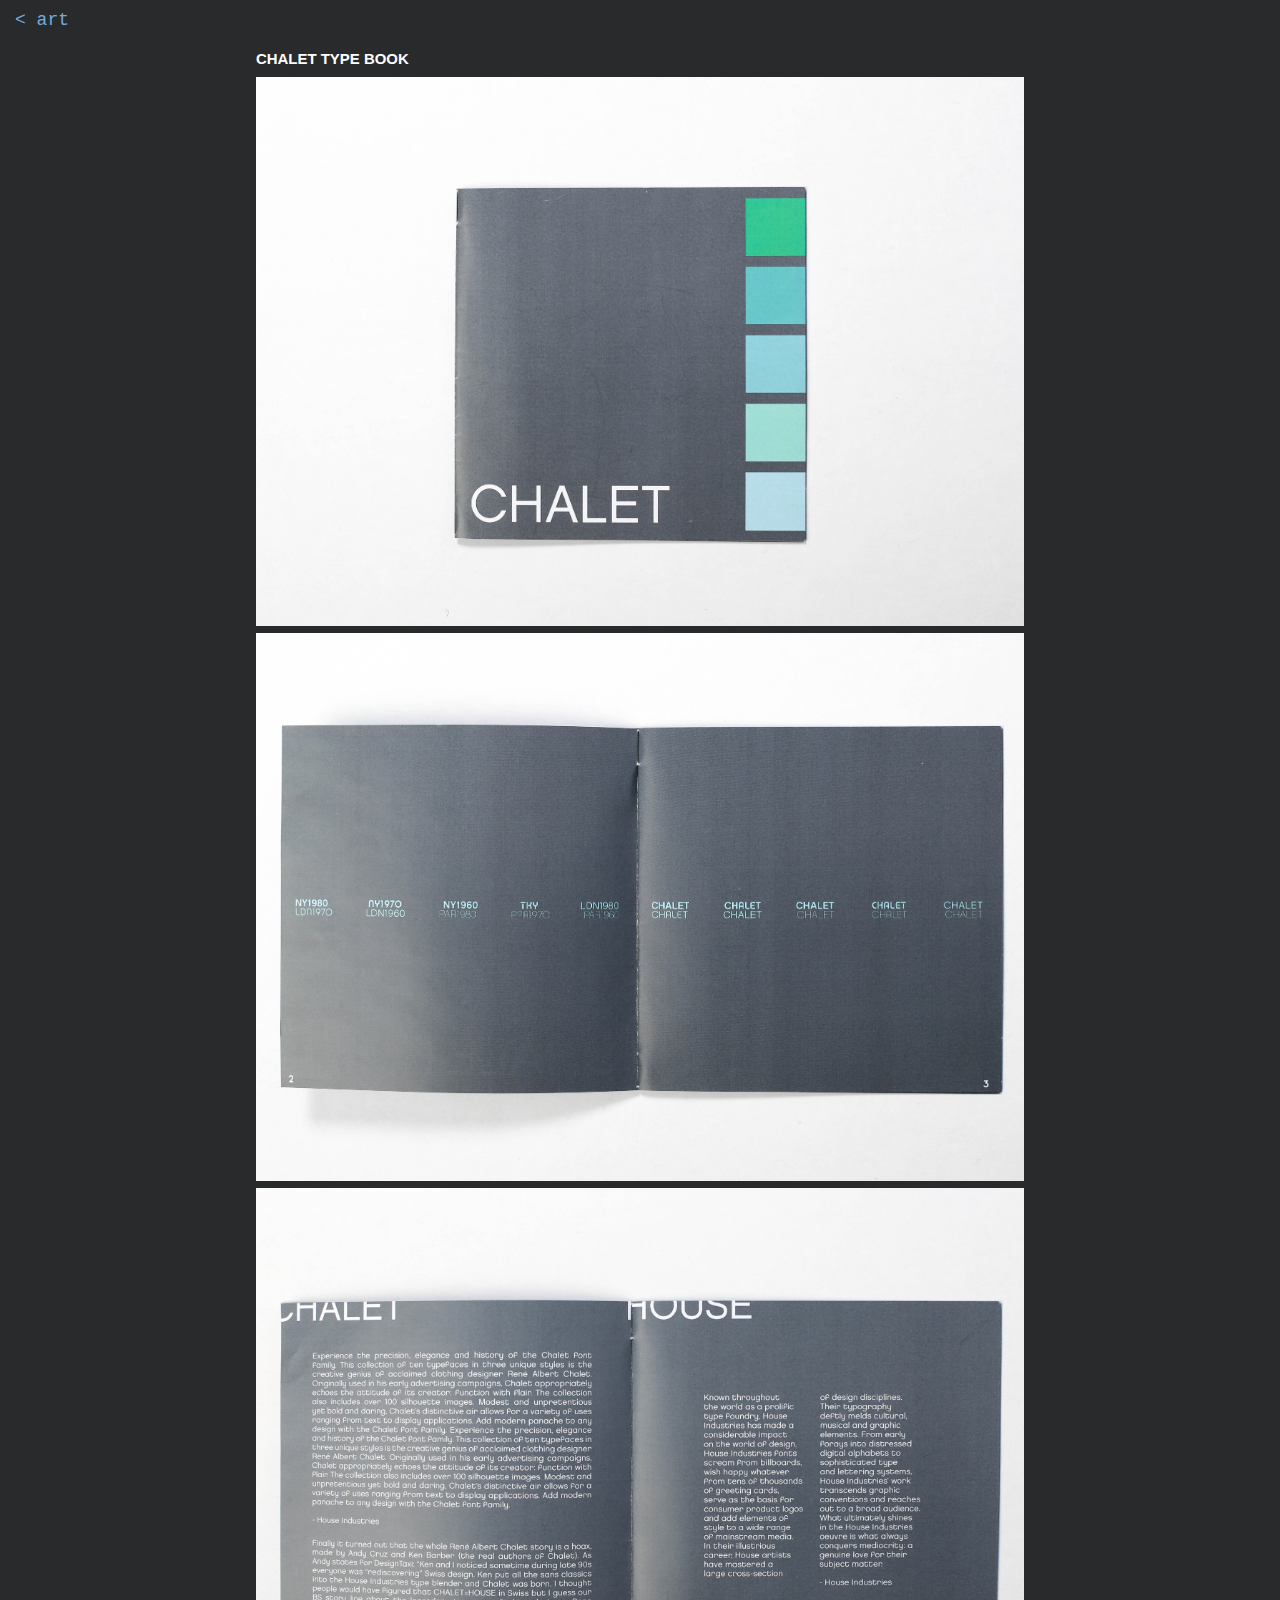
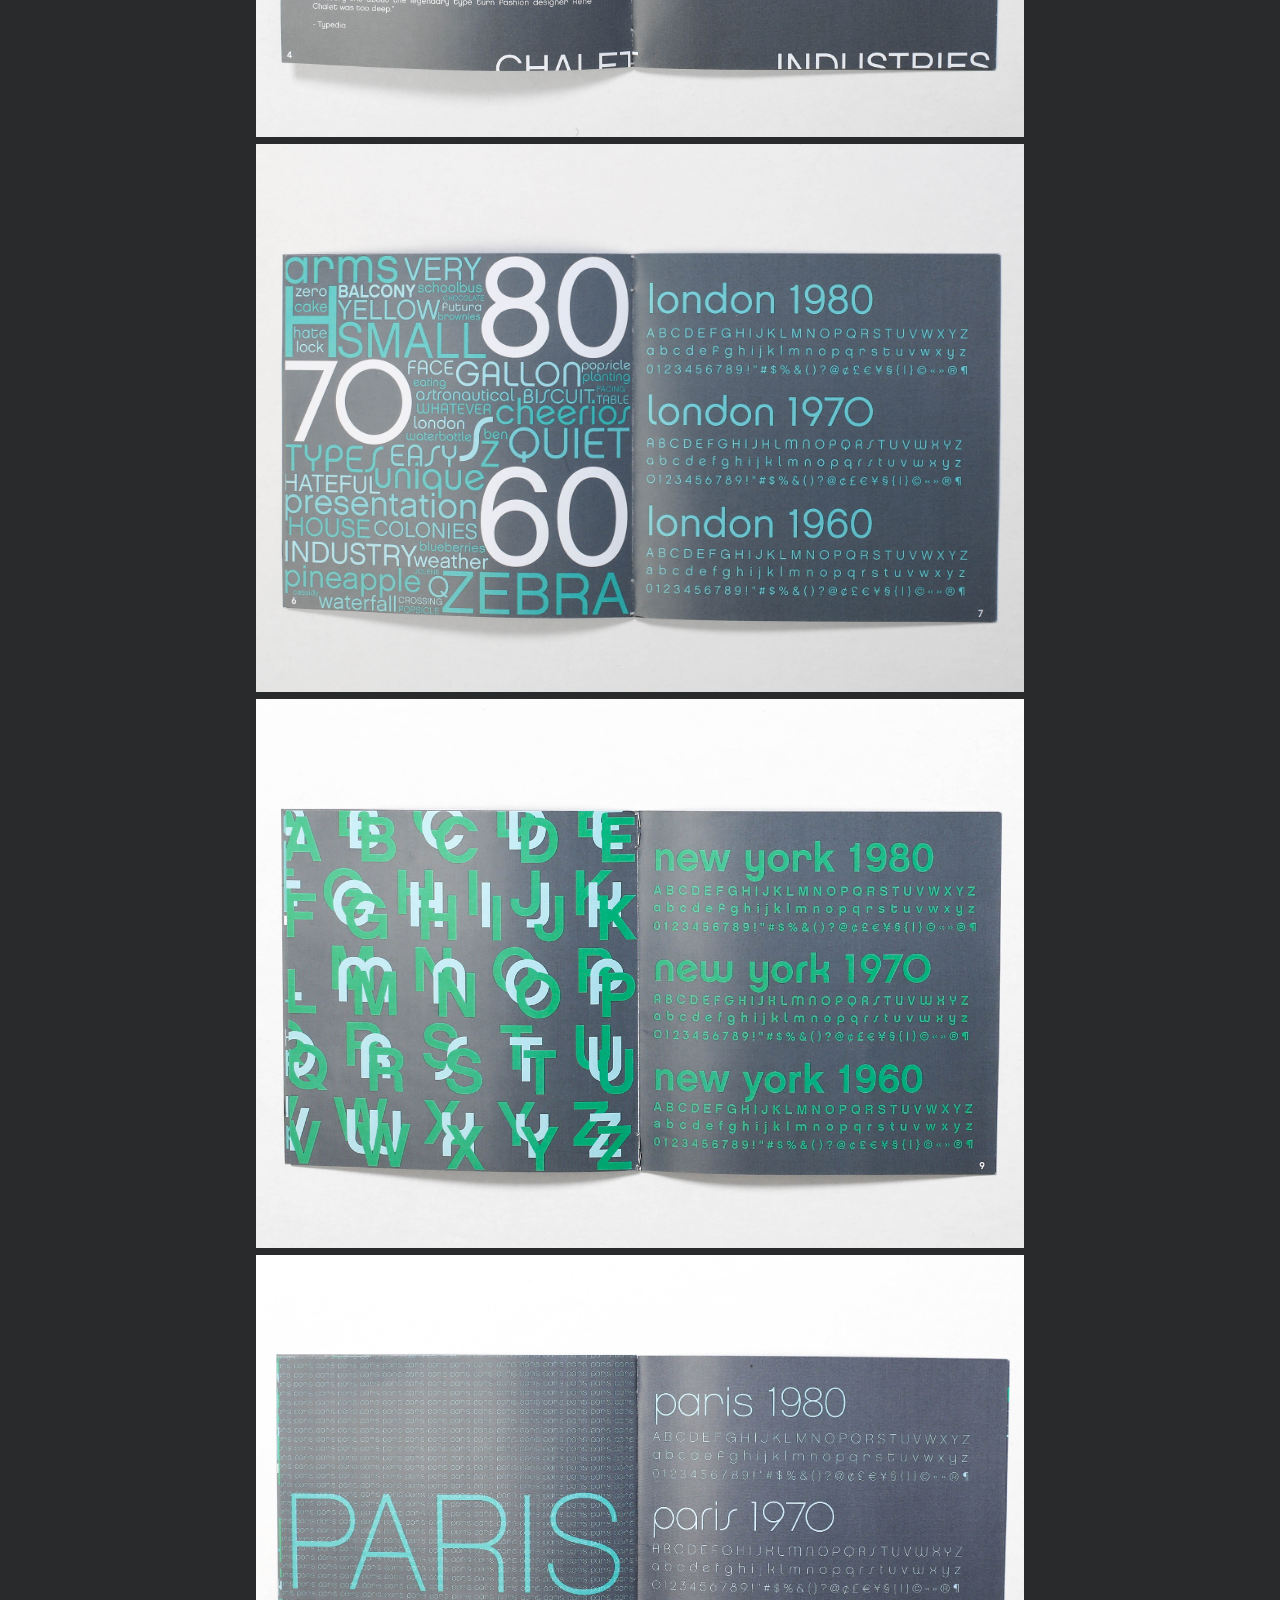
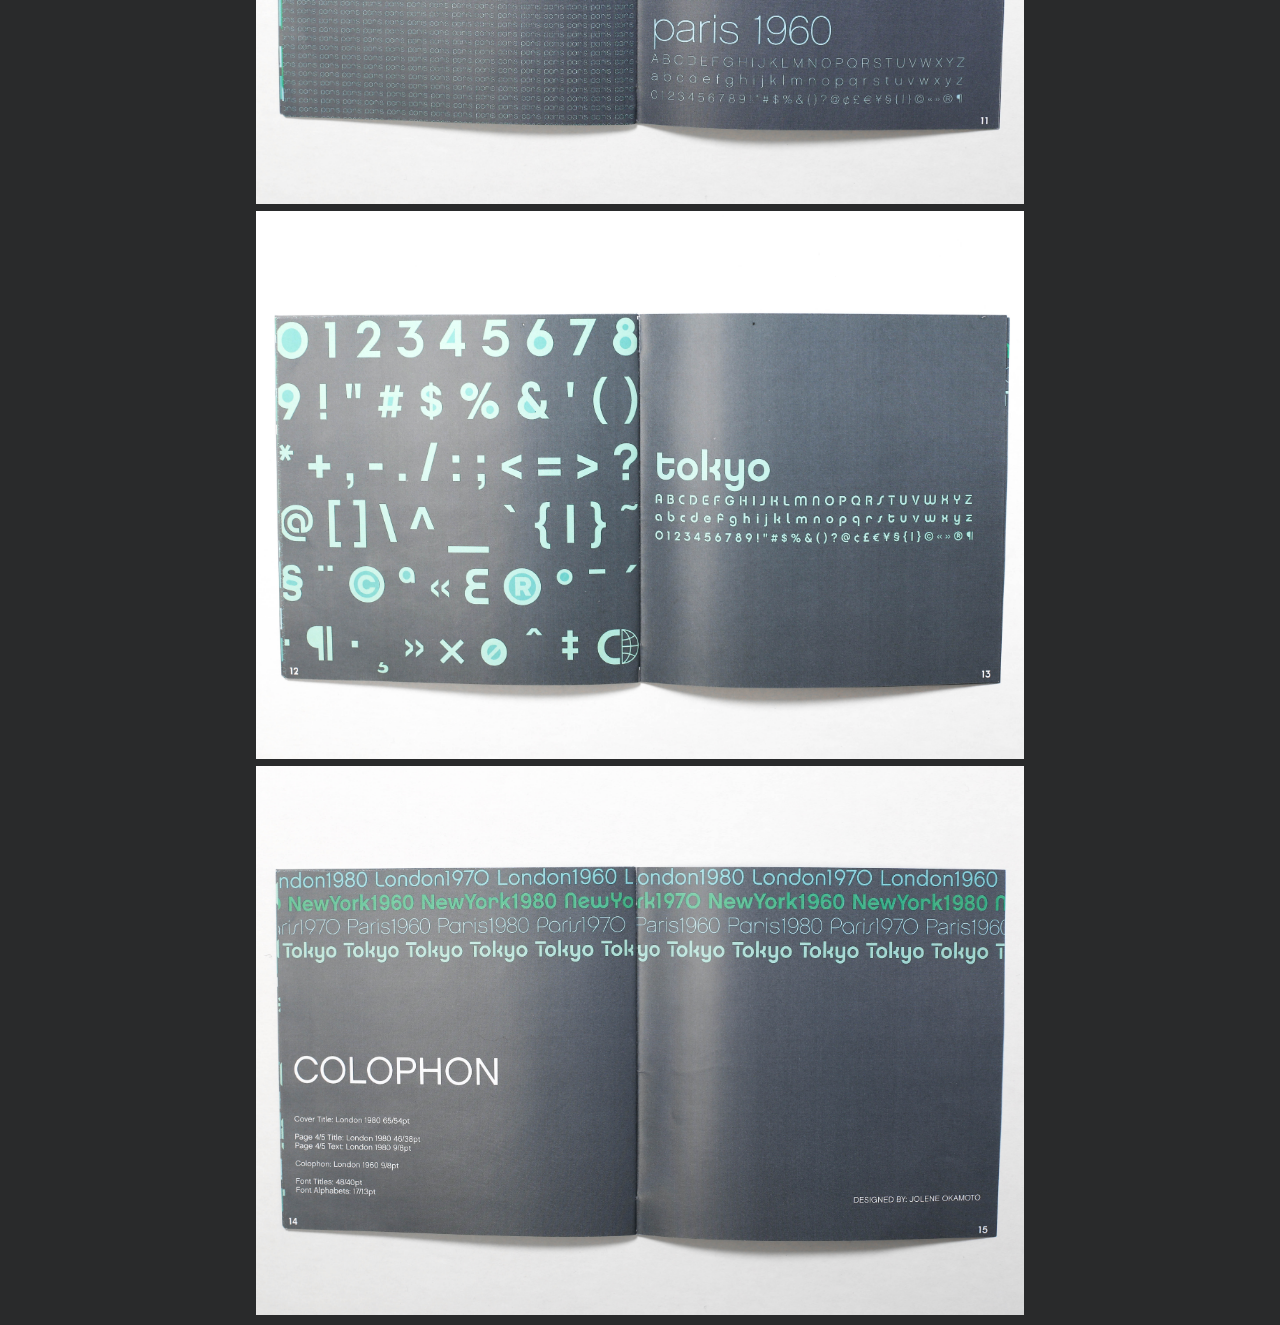
<file: art/chalet/index.html>
<!DOCTYPE html>
<html>
<head>
  <meta charset="utf-8" />
  <meta name="description" content="Jolene Okamoto Portfolio" />
  <meta http-equiv="author" content="Jolene Okamoto" />
  <meta name="viewport" content="width=device-width, initial-scale=1.0">
  <title>jolene okamoto</title>  
  <link href="../../style.css" typ="text/css" rel="stylesheet" />
</head>
<body>
  <nav class="back">
    <a href="../index.html">< art</a>
  </nav> <!-- end nav -->
  <div class="container">
    <h5>CHALET TYPE BOOK</h5>
    <div class="grid-container-1">
      <img src="../../images/chalet/1.jpg" alt="page 1">
      <img src="../../images/chalet/2.jpg" alt="page 2">
      <img src="../../images/chalet/3.jpg" alt="page 3">
      <img src="../../images/chalet/4.jpg" alt="page 4">
      <img src="../../images/chalet/5.jpg" alt="page 5">
      <img src="../../images/chalet/6.jpg" alt="page 6">
      <img src="../../images/chalet/7.jpg" alt="page 7">
      <img src="../../images/chalet/8.jpg" alt="page 8">
    </div>
  </div>
</body>
</html>
</file>
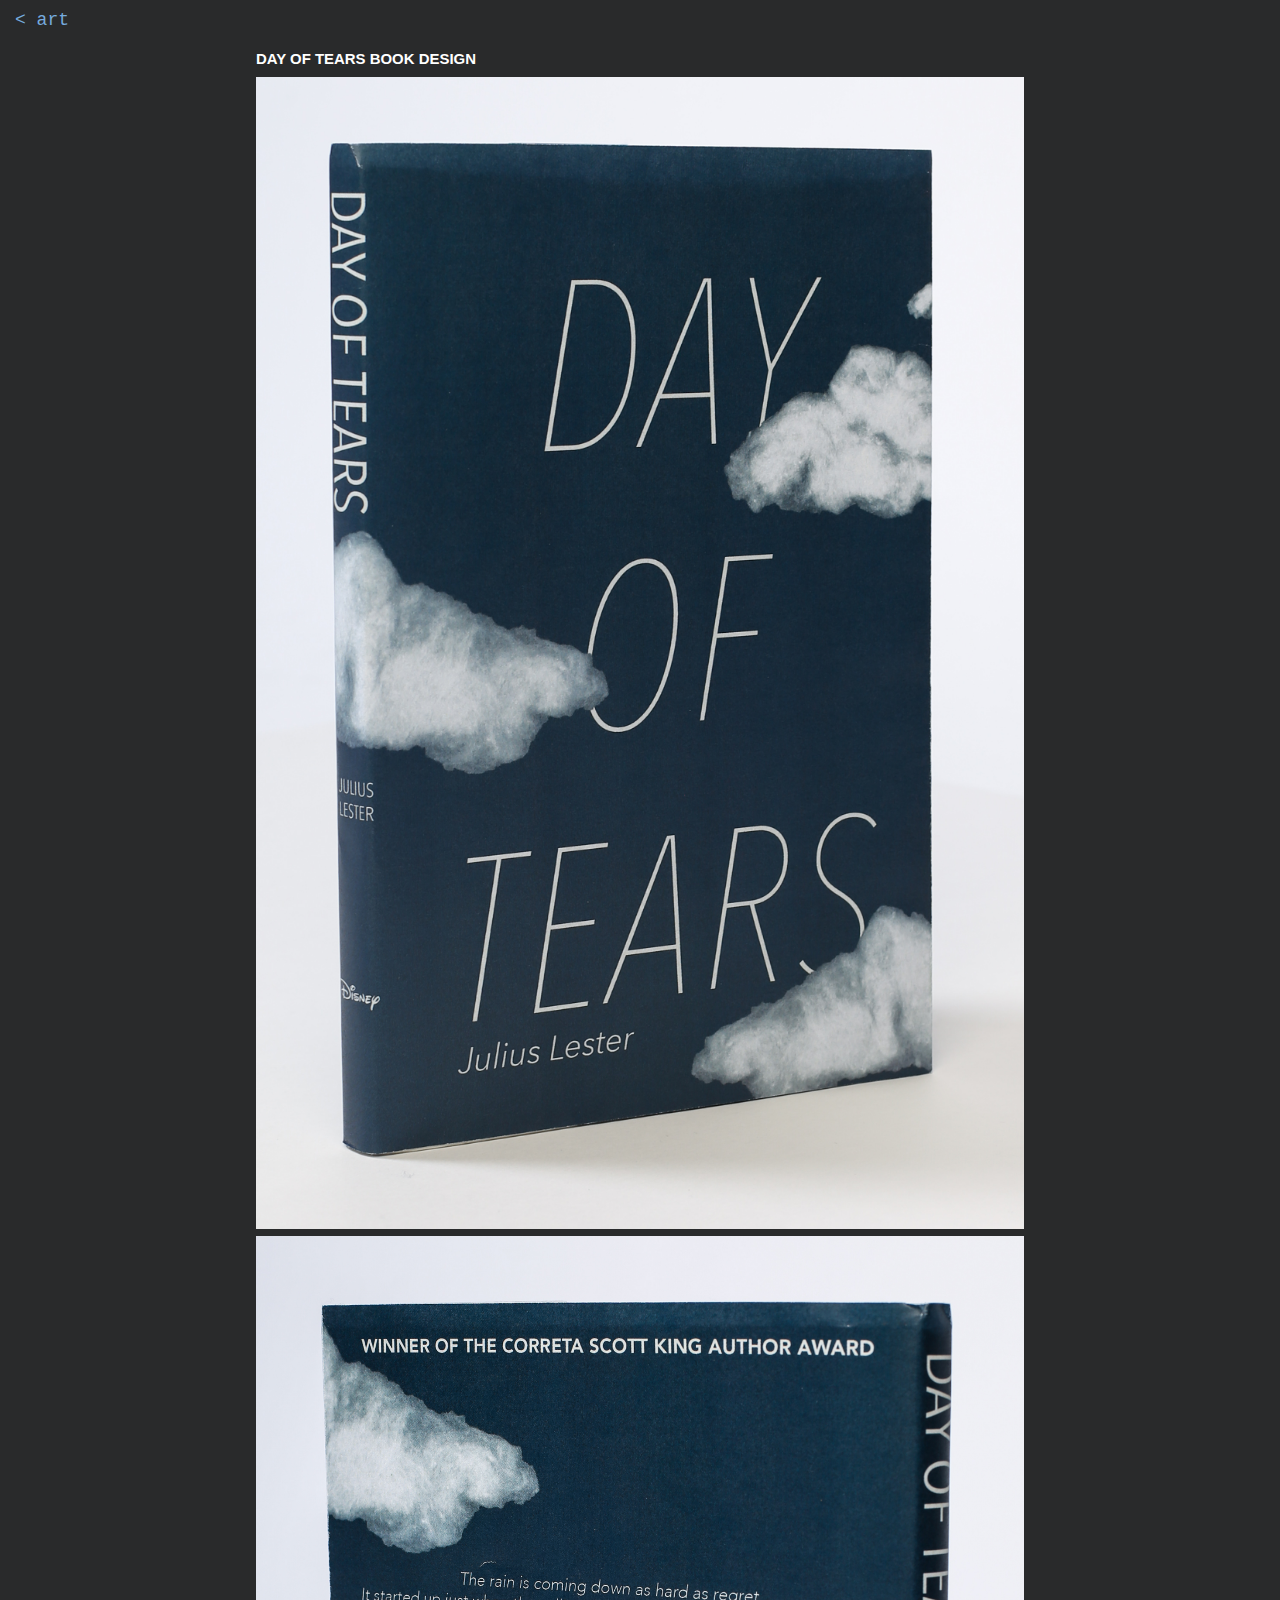
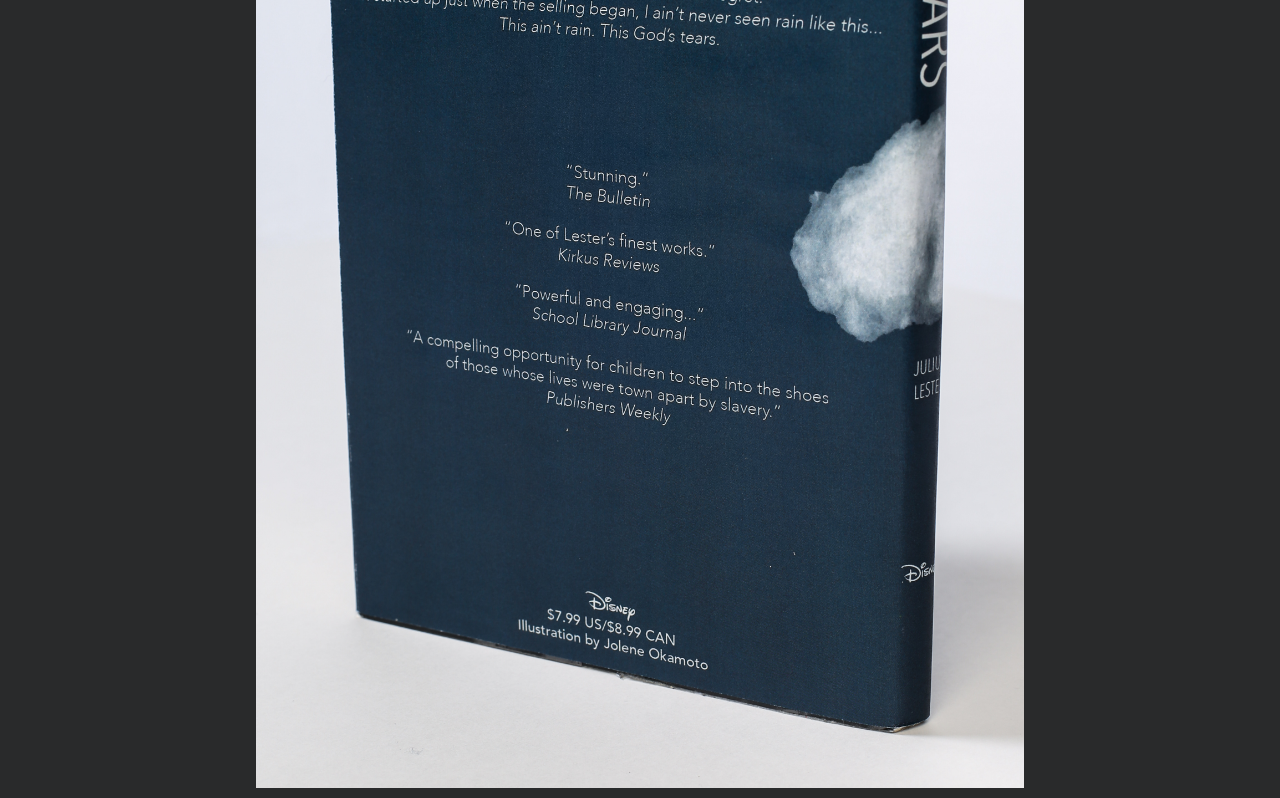
<file: art/day of tears/index.html>
<!DOCTYPE html>
<html>
<head>
  <meta charset="utf-8" />
  <meta name="description" content="Jolene Okamoto Portfolio" />
  <meta http-equiv="author" content="Jolene Okamoto" />
  <meta name="viewport" content="width=device-width, initial-scale=1.0">
  <title>jolene okamoto</title>  
  <link href="../../style.css" typ="text/css" rel="stylesheet" />
</head>
<body>
  <nav class="back">
    <a href="../index.html">< art</a>
  </nav> <!-- end nav -->
  <div class="container">
    <h5>DAY OF TEARS BOOK DESIGN</h5>
    <div class="grid-container-1">
      <img src="../../images/day of tears/front.jpg" alt="front of book">
      <img src="../../images/day of tears/back.jpg" alt="back of book">
    </div>
  </div>
</body>
</html>
</file>
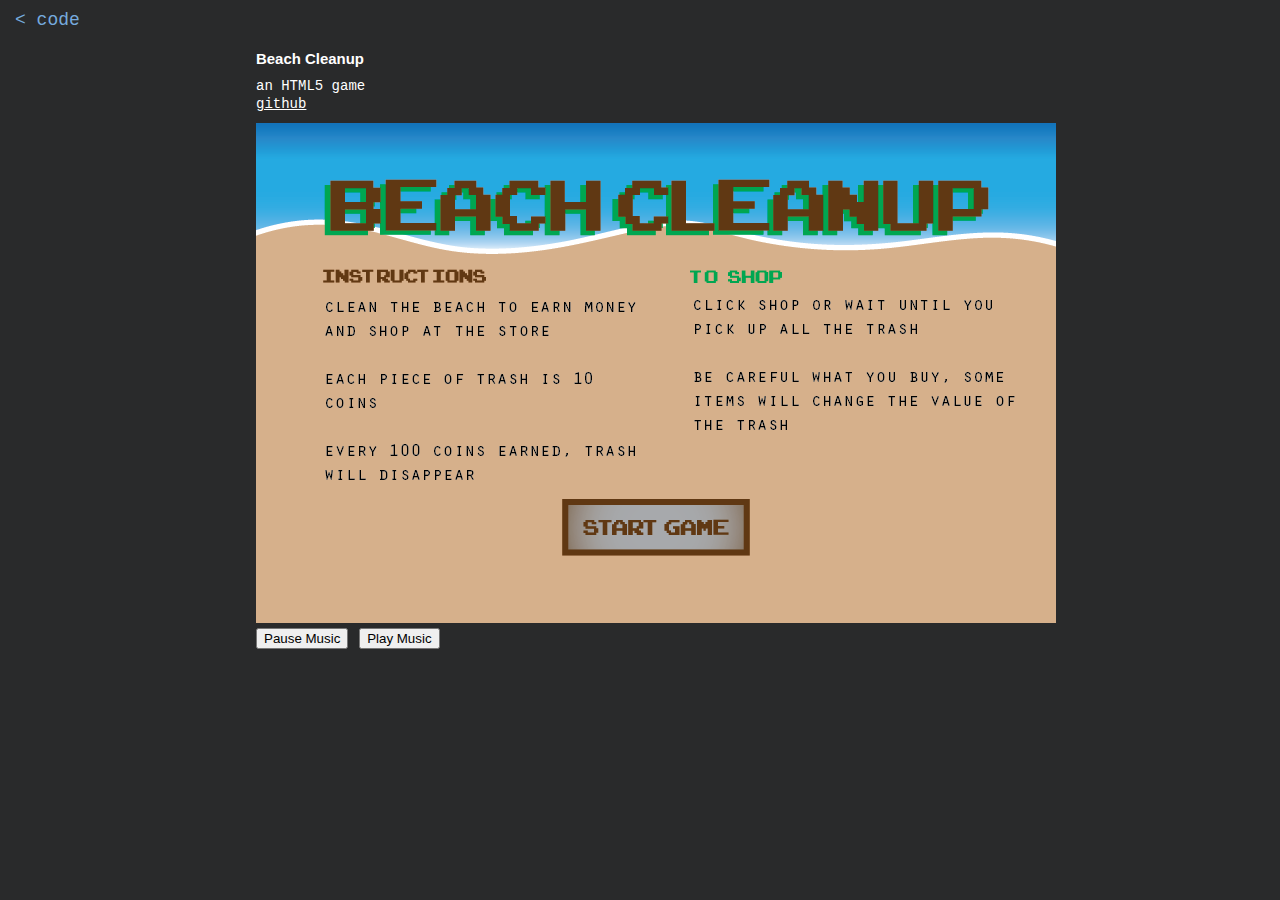
<file: code/beach cleanup/index.html>
<!DOCTYPE html>
<html>
<head>
  <meta charset="utf-8" />
  <meta name="description" content="Jolene Okamoto Portfolio" />
  <meta http-equiv="author" content="Jolene Okamoto" />
  <meta name="viewport" content="width=device-width, initial-scale=1.0">
  <title>jolene okamoto</title>  
  <link href="../../style.css" typ="text/css" rel="stylesheet" />
</head>
<body>
  <nav class="back">
    <a href="../index.html">< code</a>
  </nav> <!-- end nav -->
  <div class="container">
    <h5>Beach Cleanup</h5>
    <p>an HTML5 game
      <br><a href="https://github.com/joleneokamoto/beach-cleanup" target="_blank">github</a>
    </p>
    <canvas id="myCanvas" width="800" height="500"></canvas>
    <br>
    <button onclick="pause_music()">Pause Music</button>
    <button onclick="start_music()">Play Music</button>
  </div>
  </audio>
  <audio id="walk">
    <source src="../../images/beach cleanup/Sounds/walking.mp3" type="audio/mpeg">
  </audio>
  <!-- Ocean music recorded by Mike Koenig fromhttp://soundbible.com/1935-Ocean-Waves.html-->
  <audio id="ocean">
    <source src="../../images/beach cleanup/Sounds/ocean.mp3" type="audio/mpeg">
  </audio>
  <!-- Coin sound recorded by Alexander from http://www.orangefreesounds.com/coin-sound/-->
  <audio id="coin">
    <source src="../../images/beach cleanup/Sounds/coins.mp3" type="audio/mpeg">
  </audio>
  <img id="martin" src="../../images/beach cleanup/martin.png" style="display:none">
  <img id="bottle" src="../../images/beach cleanup//bottle.png" style="display:none">
  <img id="pizza" src="../../images/beach cleanup//pizza.png" style="display:none">
  <img id="paper" src="../../images/beach cleanup//paper.png" style="display:none">
  <img id="plastic" src="../../images/beach cleanup//plasticbag.png" style="display:none">
  <img id="beach" src="../../images/beach cleanup//beach.png" style="display:none">
  <img id="menu" src="../../images/beach cleanup//menu.png" style="display:none">
  <img id="shop" src="../../images/beach cleanup//shop.png" style="display:none">
</body>
<script type="text/javascript" src="script.js"></script>
</html>
</file>
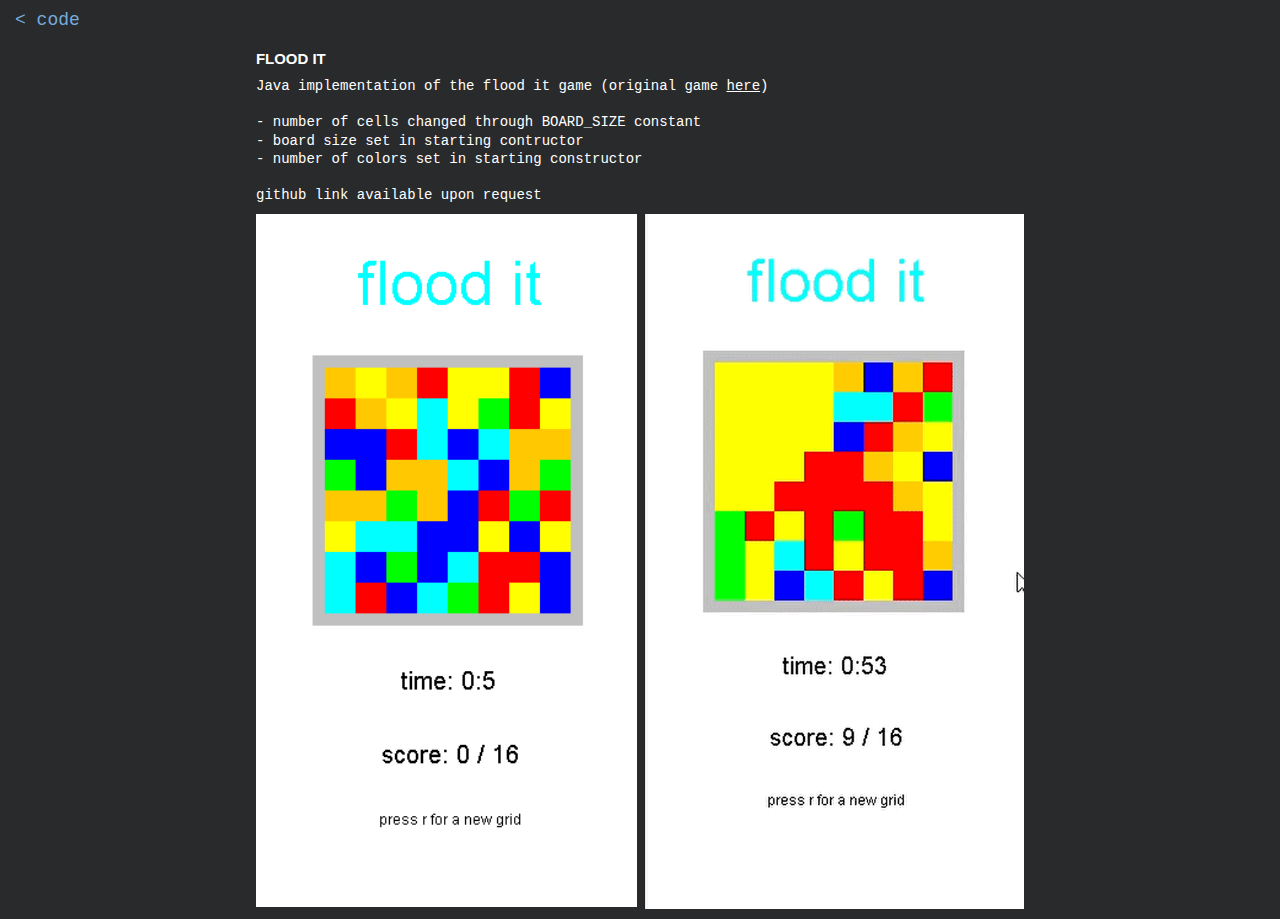
<file: code/flood it/index.html>
<!DOCTYPE html>
<html>
<head>
  <meta charset="utf-8" />
  <meta name="description" content="Jolene Okamoto Portfolio" />
  <meta http-equiv="author" content="Jolene Okamoto" />
  <meta name="viewport" content="width=device-width, initial-scale=1.0">
  <title>jolene okamoto</title>  
  <link href="../../style.css" typ="text/css" rel="stylesheet" />
</head>
<body>
  <nav class="back">
    <a href="../index.html">< code</a>
  </nav> <!-- end nav -->
  <div class="container">
    <h5>FLOOD IT</h5>
    <p>Java implementation of the flood it game (original game <a href="https://unixpapa.com/floodit/" target="_blank">here</a>)
      <br><br>- number of cells changed through BOARD_SIZE constant
      <br>- board size set in starting contructor
      <br>- number of colors set in starting constructor
      <br><br>github link available upon request
    </p>
    <div class="grid-container-2">
      <img src="../../images/code/flood it still.png" alt="flood it starting scene">
      <img src="../../images/code/flood-it.gif" alt="flood it flooding gif">
    </div>
  </div>
</body>
</html>
</file>
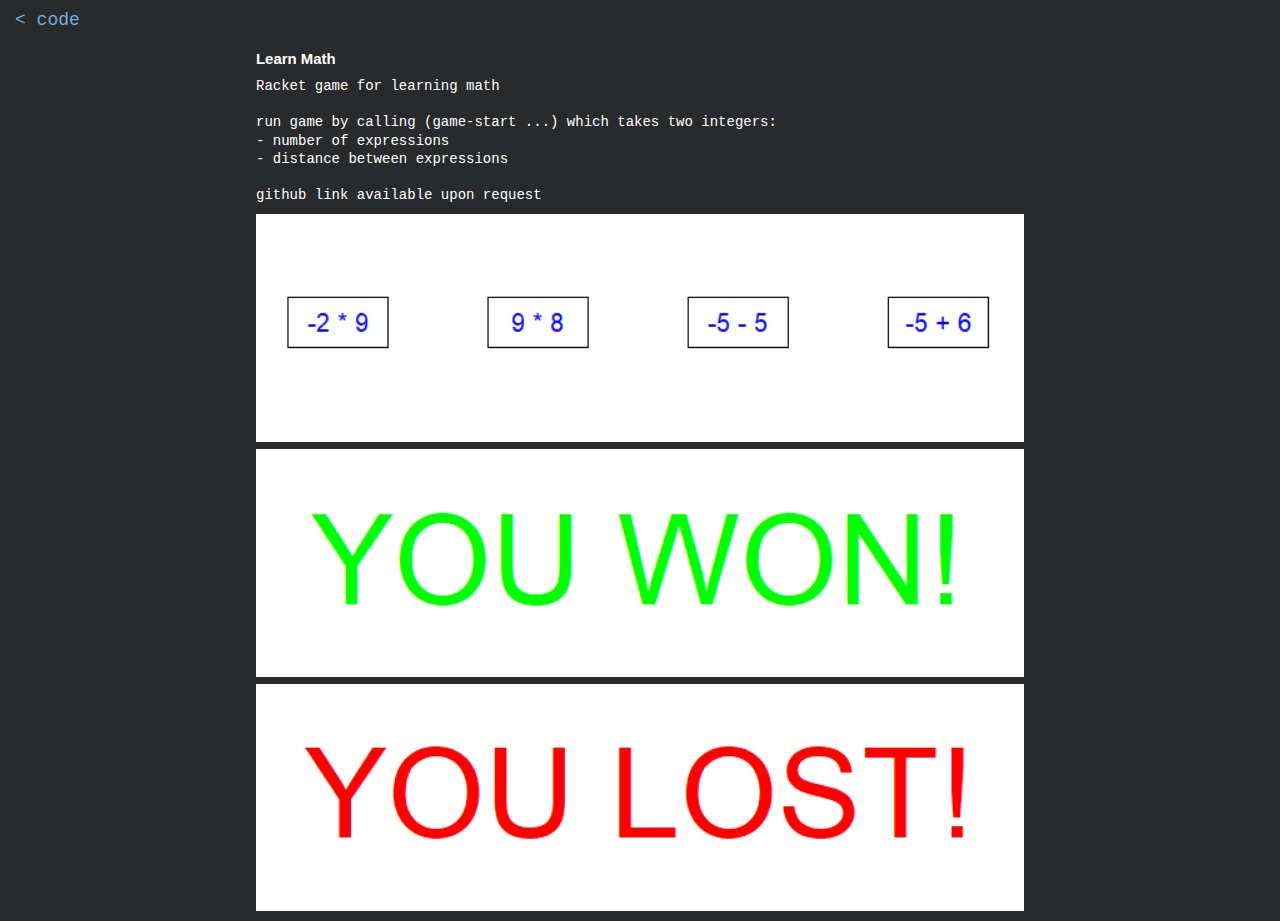
<file: code/learn math/index.html>
<!DOCTYPE html>
<html>
<head>
  <meta charset="utf-8" />
  <meta name="description" content="Jolene Okamoto Portfolio" />
  <meta http-equiv="author" content="Jolene Okamoto" />
  <meta name="viewport" content="width=device-width, initial-scale=1.0">
  <title>jolene okamoto</title>  
  <link href="../../style.css" typ="text/css" rel="stylesheet" />
</head>
<body>
  <nav class="back">
    <a href="../index.html">< code</a>
  </nav> <!-- end nav -->
  <div class="container">
    <h5>Learn Math</h5>
    <p>Racket game for learning math
      <br><br>run game by calling (game-start ...) which takes two integers:
      <br>- number of expressions
      <br>- distance between expressions
      <br><br>github link available upon request
    </p>
    <div class="grid-container-1">
      <img src="../../images/code/math midgame.png" alt="math midgame">
      <img src="../../images/code/math won.png" alt="math won">
      <img src="../../images/code/math lost.png" alt="math lost">
    </div>
  </div>
</body>
</html>
</file>
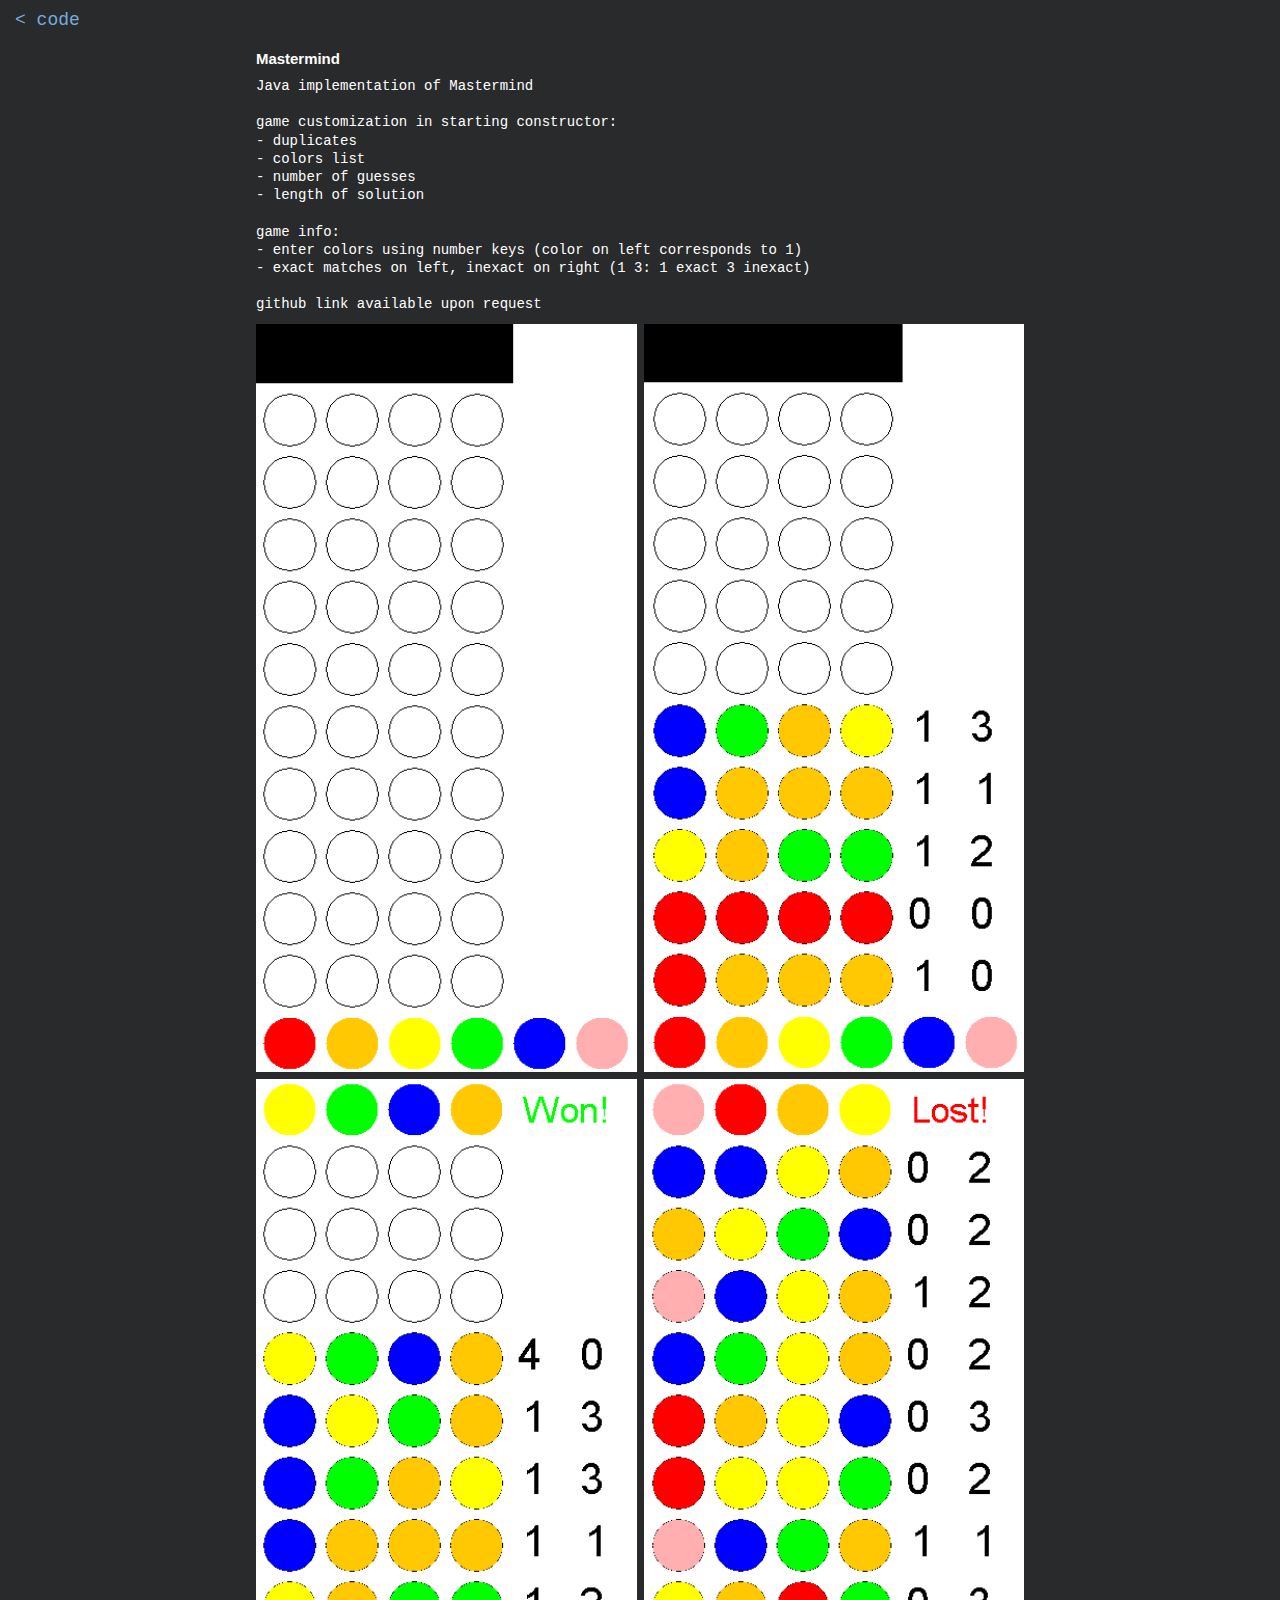
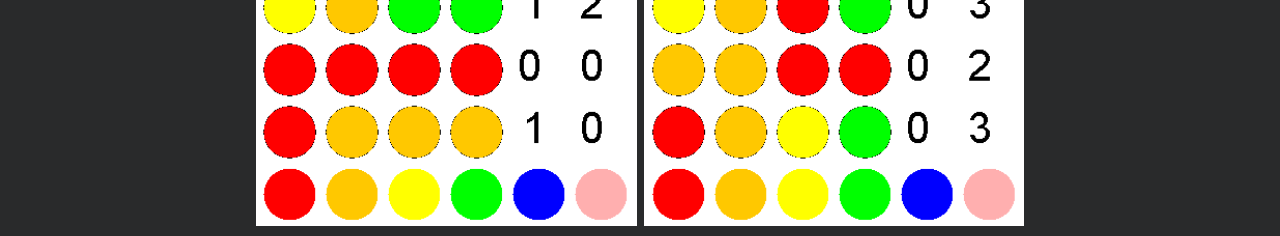
<file: code/mastermind/index.html>
<!DOCTYPE html>
<html>
<head>
  <meta charset="utf-8" />
  <meta name="description" content="Jolene Okamoto Portfolio" />
  <meta http-equiv="author" content="Jolene Okamoto" />
  <meta name="viewport" content="width=device-width, initial-scale=1.0">
  <title>jolene okamoto</title>  
  <link href="../../style.css" typ="text/css" rel="stylesheet" />
</head>
<body>
  <nav class="back">
    <a href="../index.html">< code</a>
  </nav> <!-- end nav -->
  <div class="container">
    <h5>Mastermind</h5>
    <p>Java implementation of Mastermind
      <br><br>game customization in starting constructor:
      <br>- duplicates
      <br>- colors list
      <br>- number of guesses
      <br>- length of solution
      <br><br>game info:
      <br>- enter colors using number keys (color on left corresponds to 1)
      <br>- exact matches on left, inexact on right (1 3: 1 exact 3 inexact)
      <br><br>github link available upon request
    </p>
    <div class="grid-container-2">
      <img src="../../images/code/mastermind start.png" alt="mastermind starting scene">
      <img src="../../images/code/mastermind midgame.png" alt="mastermind midgame">
      <img src="../../images/code/mastermind won.png" alt="mastermind won scene">
      <img src="../../images/code/mastermind lost.png" alt="mastermind lost scene">
    </div>
  </div>
</body>
</html>
</file>
<file: style.css>
html, body {  
  height: 100%;
  margin: 0;
  padding: 0;
}
body {
  background: #292a2b;
  color: white;
  overflow: auto;
  font-size: 18px;  
  font-family: Courier New, monospace;
}
/*text*/
h2, h3, h5 {
  margin: 10px 0px 10px;
  font-family: Helvetica;
}
p {
  font-size: 14px;
  line-height: 1.3em;
  margin: 10px 0px 10px;
}
p a {
  color: white;
}
/*nav styling*/
nav a {
  text-decoration: none;
  color: #76aade;
  margin: 5px;
}
#home-nav {
  margin-left: -5px;
}
a:hover {
  color: #6b7389;
}
.back {
  padding: 10px;
}
/*content styling*/
.full-flex-container {
  width: 100%;
  height: 100%;
  display: flex;
}
.centered {
  margin: auto;
}
#content {
  width: 300px;
  height: 220px;
}
@media only screen and (max-width: 400px) {
  #content {
    width: 90%;
    height: 250px;
  }
}
#letter {
  font-size: 18px;
}
/*containers and grids*/
.container {
  width: 90%;
  margin: 0 auto;
}
@media only screen and (min-width: 992px) {
  .container {
    width: 60%;
    margin: auto;
  }
}
.sub-container {
  padding: 15px 0 15px;
  position: relative;
  text-decoration: none;
  font-family: Helvetica;
}
.grid-container-2 {
  display: grid;
  grid-template-columns: 1fr 1fr;
  grid-gap: 7px;
  padding-bottom: 10px;
}
.grid-container-1 {
  display: grid;
  grid-template-columns: 1fr;
  grid-gap: 7px;
  padding-bottom: 10px;
}
/*images*/
.grid-container-1 img, .grid-container-2 img, .container img {
  display: block;
  width: 100%;
}
a img {
  height: 140px;
  width: 100%;
  object-fit: cover;
  filter: grayscale(80%);
}
a img:hover {
  filter: grayscale(0);
}
a:hover .link {
  visibility: visible;
}
.link:hover ~ img {
  filter: grayscale(0);
}
.link {
  /*font styling*/
  font-size: 25px;
  font-weight: bold;
  color: black;
  background-color: white;
  text-transform: uppercase;
  padding: 3px 5px 3px;
  /*position styling*/
  margin: 0;
  position: absolute;
  text-align: center;
  top: 50%;
  left: 50%;
  transform: translate(-50%, -50%);
  pointer-events: none;
  /*hide text*/
  visibility: hidden;
}
@media only screen and (max-width: 400px) {
  .link {
    visibility: visible;
  }
}
</file>
